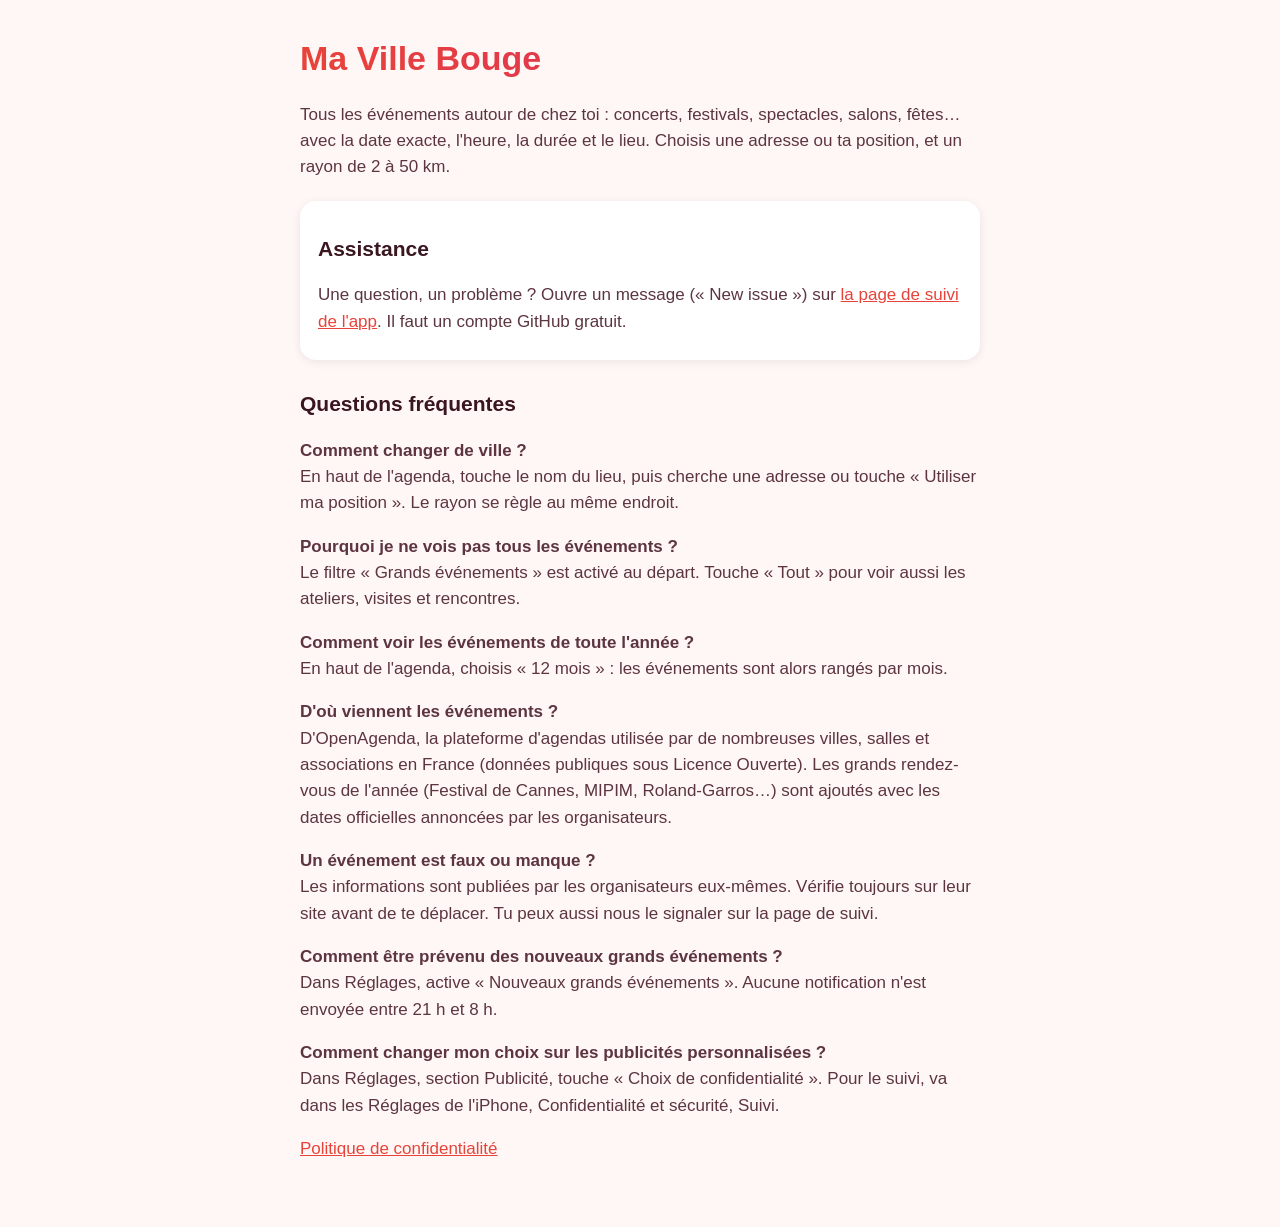
<file: index.html>
<!doctype html>
<html lang="fr">
<head>
<meta charset="utf-8">
<meta name="viewport" content="width=device-width, initial-scale=1">
<title>Ma Ville Bouge · Assistance</title>
<link rel="stylesheet" href="style.css">
</head>
<body>
<main>
<h1>Ma Ville Bouge</h1>
<p>Tous les événements autour de chez toi : concerts, festivals, spectacles, salons, fêtes… avec la date exacte, l'heure, la durée et le lieu. Choisis une adresse ou ta position, et un rayon de 2 à 50 km.</p>

<div class="card">
<h2>Assistance</h2>
<p>Une question, un problème ? Ouvre un message (« New issue ») sur <a href="https://github.com/alexlehmn18-crypto/mavillebouge/issues">la page de suivi de l'app</a>. Il faut un compte GitHub gratuit.</p>
</div>

<h2>Questions fréquentes</h2>
<p><strong>Comment changer de ville ?</strong><br>En haut de l'agenda, touche le nom du lieu, puis cherche une adresse ou touche « Utiliser ma position ». Le rayon se règle au même endroit.</p>
<p><strong>Pourquoi je ne vois pas tous les événements ?</strong><br>Le filtre « Grands événements » est activé au départ. Touche « Tout » pour voir aussi les ateliers, visites et rencontres.</p>
<p><strong>Comment voir les événements de toute l'année ?</strong><br>En haut de l'agenda, choisis « 12 mois » : les événements sont alors rangés par mois.</p>
<p><strong>D'où viennent les événements ?</strong><br>D'OpenAgenda, la plateforme d'agendas utilisée par de nombreuses villes, salles et associations en France (données publiques sous Licence Ouverte). Les grands rendez-vous de l'année (Festival de Cannes, MIPIM, Roland-Garros…) sont ajoutés avec les dates officielles annoncées par les organisateurs.</p>
<p><strong>Un événement est faux ou manque ?</strong><br>Les informations sont publiées par les organisateurs eux-mêmes. Vérifie toujours sur leur site avant de te déplacer. Tu peux aussi nous le signaler sur la page de suivi.</p>
<p><strong>Comment être prévenu des nouveaux grands événements ?</strong><br>Dans Réglages, active « Nouveaux grands événements ». Aucune notification n'est envoyée entre 21 h et 8 h.</p>
<p><strong>Comment changer mon choix sur les publicités personnalisées ?</strong><br>Dans Réglages, section Publicité, touche « Choix de confidentialité ». Pour le suivi, va dans les Réglages de l'iPhone, Confidentialité et sécurité, Suivi.</p>

<p><a href="confidentialite.html">Politique de confidentialité</a></p>
</main>
</body>
</html>
</file>
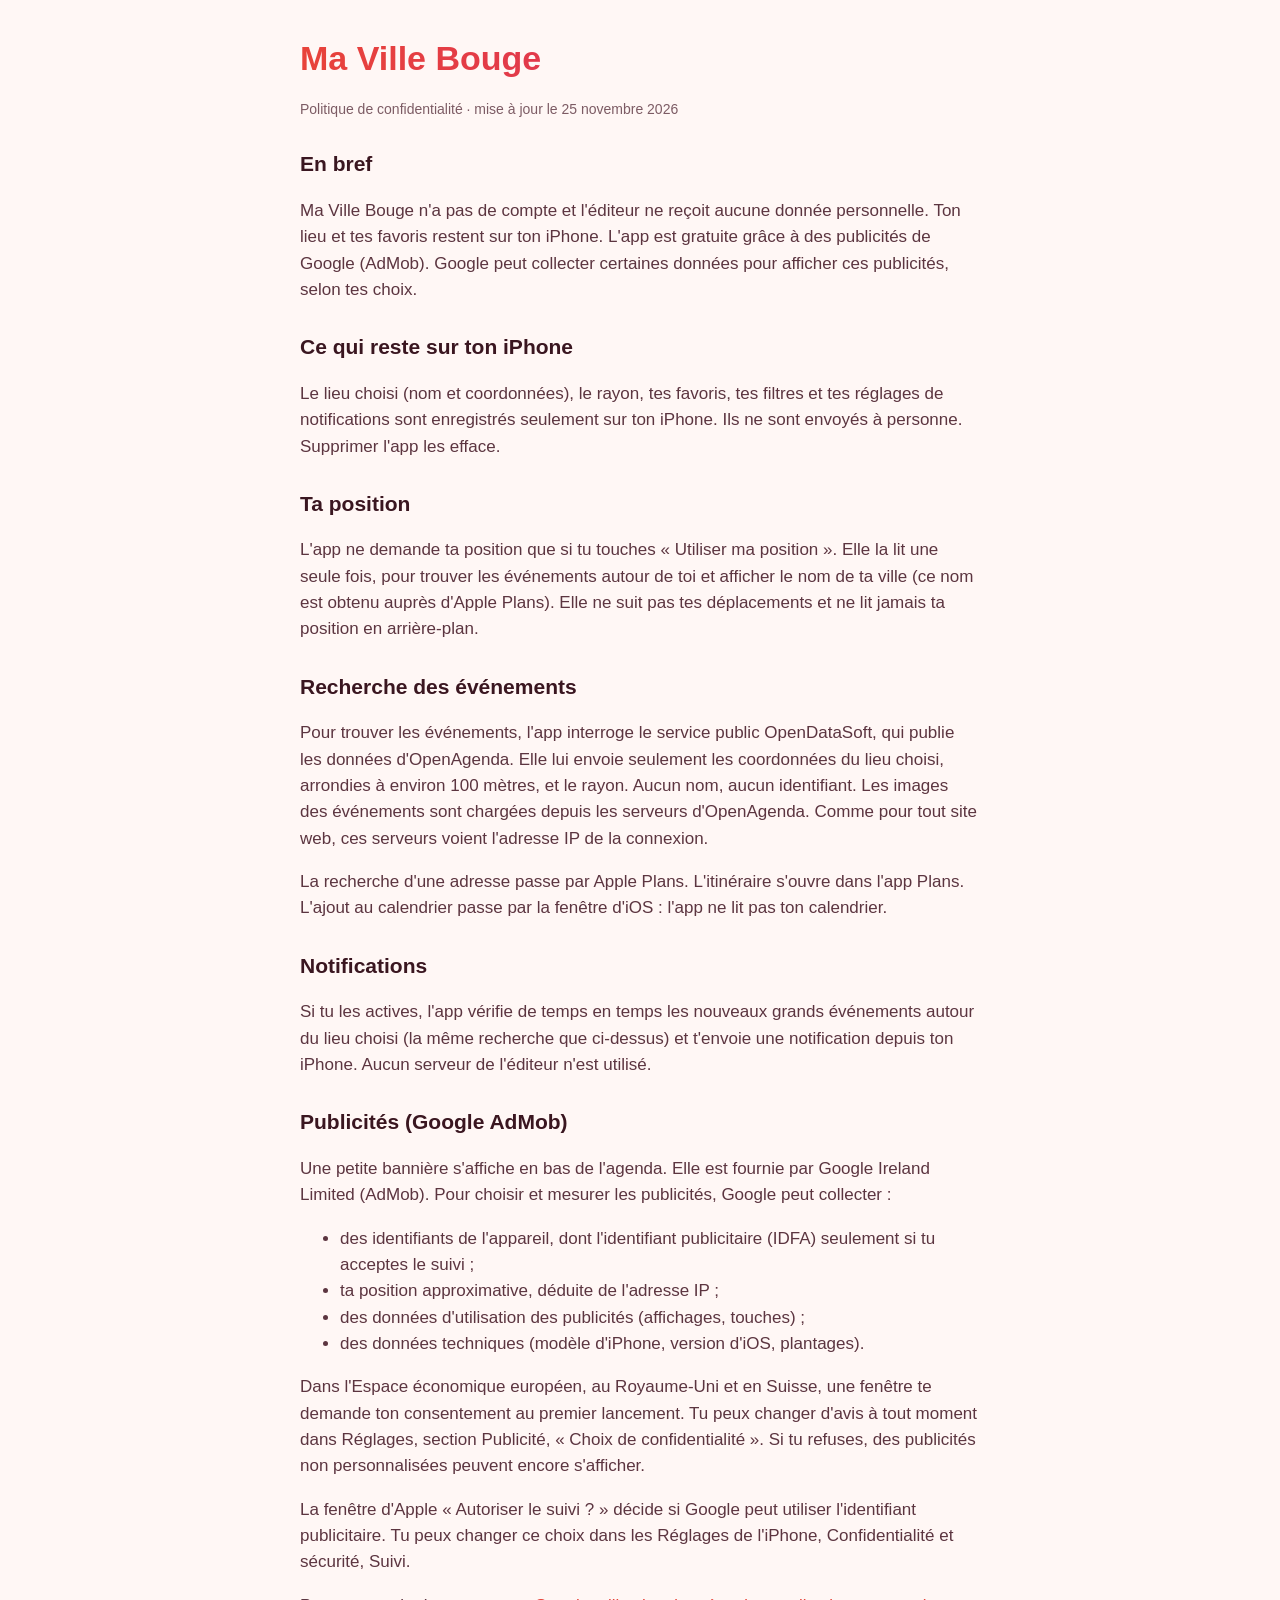
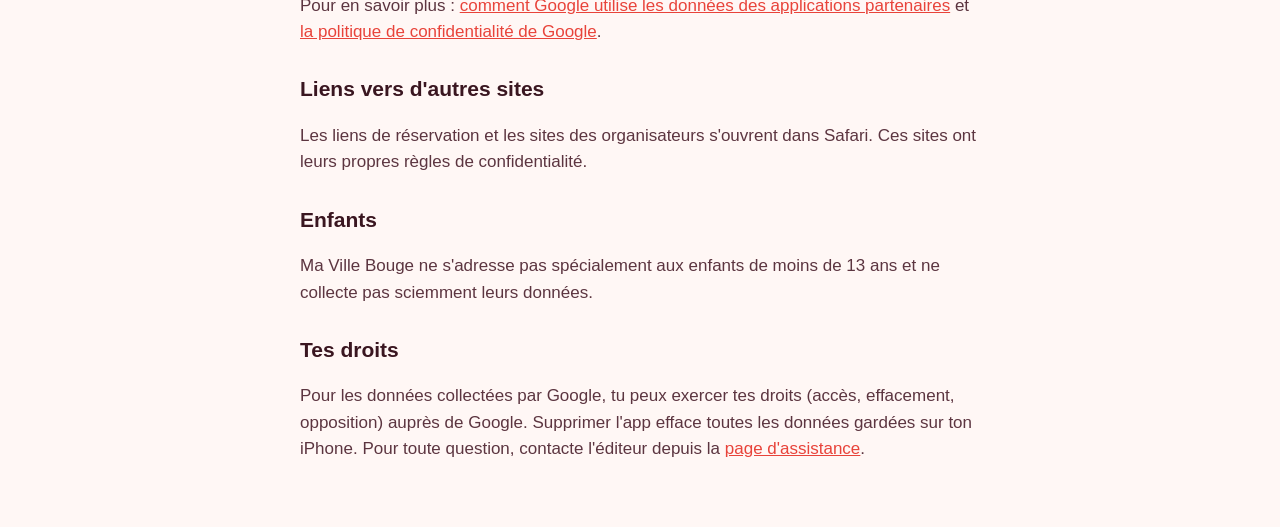
<file: confidentialite.html>
<!doctype html>
<html lang="fr">
<head>
<meta charset="utf-8">
<meta name="viewport" content="width=device-width, initial-scale=1">
<title>Ma Ville Bouge · Confidentialité</title>
<link rel="stylesheet" href="style.css">
</head>
<body>
<main>
<h1>Ma Ville Bouge</h1>
<p class="small">Politique de confidentialité · mise à jour le 25 novembre 2026</p>

<h2>En bref</h2>
<p>Ma Ville Bouge n'a pas de compte et l'éditeur ne reçoit aucune donnée personnelle. Ton lieu et tes favoris restent sur ton iPhone. L'app est gratuite grâce à des publicités de Google (AdMob). Google peut collecter certaines données pour afficher ces publicités, selon tes choix.</p>

<h2>Ce qui reste sur ton iPhone</h2>
<p>Le lieu choisi (nom et coordonnées), le rayon, tes favoris, tes filtres et tes réglages de notifications sont enregistrés seulement sur ton iPhone. Ils ne sont envoyés à personne. Supprimer l'app les efface.</p>

<h2>Ta position</h2>
<p>L'app ne demande ta position que si tu touches « Utiliser ma position ». Elle la lit une seule fois, pour trouver les événements autour de toi et afficher le nom de ta ville (ce nom est obtenu auprès d'Apple Plans). Elle ne suit pas tes déplacements et ne lit jamais ta position en arrière-plan.</p>

<h2>Recherche des événements</h2>
<p>Pour trouver les événements, l'app interroge le service public OpenDataSoft, qui publie les données d'OpenAgenda. Elle lui envoie seulement les coordonnées du lieu choisi, arrondies à environ 100 mètres, et le rayon. Aucun nom, aucun identifiant. Les images des événements sont chargées depuis les serveurs d'OpenAgenda. Comme pour tout site web, ces serveurs voient l'adresse IP de la connexion.</p>
<p>La recherche d'une adresse passe par Apple Plans. L'itinéraire s'ouvre dans l'app Plans. L'ajout au calendrier passe par la fenêtre d'iOS : l'app ne lit pas ton calendrier.</p>

<h2>Notifications</h2>
<p>Si tu les actives, l'app vérifie de temps en temps les nouveaux grands événements autour du lieu choisi (la même recherche que ci-dessus) et t'envoie une notification depuis ton iPhone. Aucun serveur de l'éditeur n'est utilisé.</p>

<h2>Publicités (Google AdMob)</h2>
<p>Une petite bannière s'affiche en bas de l'agenda. Elle est fournie par Google Ireland Limited (AdMob). Pour choisir et mesurer les publicités, Google peut collecter :</p>
<ul>
<li>des identifiants de l'appareil, dont l'identifiant publicitaire (IDFA) seulement si tu acceptes le suivi ;</li>
<li>ta position approximative, déduite de l'adresse IP ;</li>
<li>des données d'utilisation des publicités (affichages, touches) ;</li>
<li>des données techniques (modèle d'iPhone, version d'iOS, plantages).</li>
</ul>
<p>Dans l'Espace économique européen, au Royaume-Uni et en Suisse, une fenêtre te demande ton consentement au premier lancement. Tu peux changer d'avis à tout moment dans Réglages, section Publicité, « Choix de confidentialité ». Si tu refuses, des publicités non personnalisées peuvent encore s'afficher.</p>
<p>La fenêtre d'Apple « Autoriser le suivi ? » décide si Google peut utiliser l'identifiant publicitaire. Tu peux changer ce choix dans les Réglages de l'iPhone, Confidentialité et sécurité, Suivi.</p>
<p>Pour en savoir plus : <a href="https://policies.google.com/technologies/partner-sites?hl=fr">comment Google utilise les données des applications partenaires</a> et <a href="https://policies.google.com/privacy?hl=fr">la politique de confidentialité de Google</a>.</p>

<h2>Liens vers d'autres sites</h2>
<p>Les liens de réservation et les sites des organisateurs s'ouvrent dans Safari. Ces sites ont leurs propres règles de confidentialité.</p>

<h2>Enfants</h2>
<p>Ma Ville Bouge ne s'adresse pas spécialement aux enfants de moins de 13 ans et ne collecte pas sciemment leurs données.</p>

<h2>Tes droits</h2>
<p>Pour les données collectées par Google, tu peux exercer tes droits (accès, effacement, opposition) auprès de Google. Supprimer l'app efface toutes les données gardées sur ton iPhone. Pour toute question, contacte l'éditeur depuis la <a href="index.html">page d'assistance</a>.</p>
</main>
</body>
</html>
</file>
<file: style.css>
:root { --bg: #fff7f5; --card: #ffffff; --text: #3a1620; --text2: #5c3540; --accent: #e8433a; --accent2: #d6286a; }
@media (prefers-color-scheme: dark) { :root { --bg: #1c1114; --card: #2a1a1f; --text: #fbe9ec; --text2: #e2c5cc; --accent: #ff7a6e; --accent2: #ff6b9c; } }
body { margin: 0; background: var(--bg); color: var(--text); font: 17px/1.55 -apple-system, BlinkMacSystemFont, "Segoe UI", sans-serif; }
main { max-width: 680px; margin: 0 auto; padding: 32px 16px 48px; }
h1 { font-size: 34px; margin: 0 0 4px; background: linear-gradient(90deg, var(--accent), var(--accent2)); -webkit-background-clip: text; background-clip: text; color: transparent; }
h2 { font-size: 21px; margin: 28px 0 8px; color: var(--text); }
p, li { color: var(--text2); }
a { color: var(--accent); }
.card { background: var(--card); border-radius: 16px; padding: 4px 18px 8px; margin: 20px 0; box-shadow: 0 2px 10px rgba(0,0,0,.08); }
.small { font-size: 14px; opacity: .8; }
</file>
